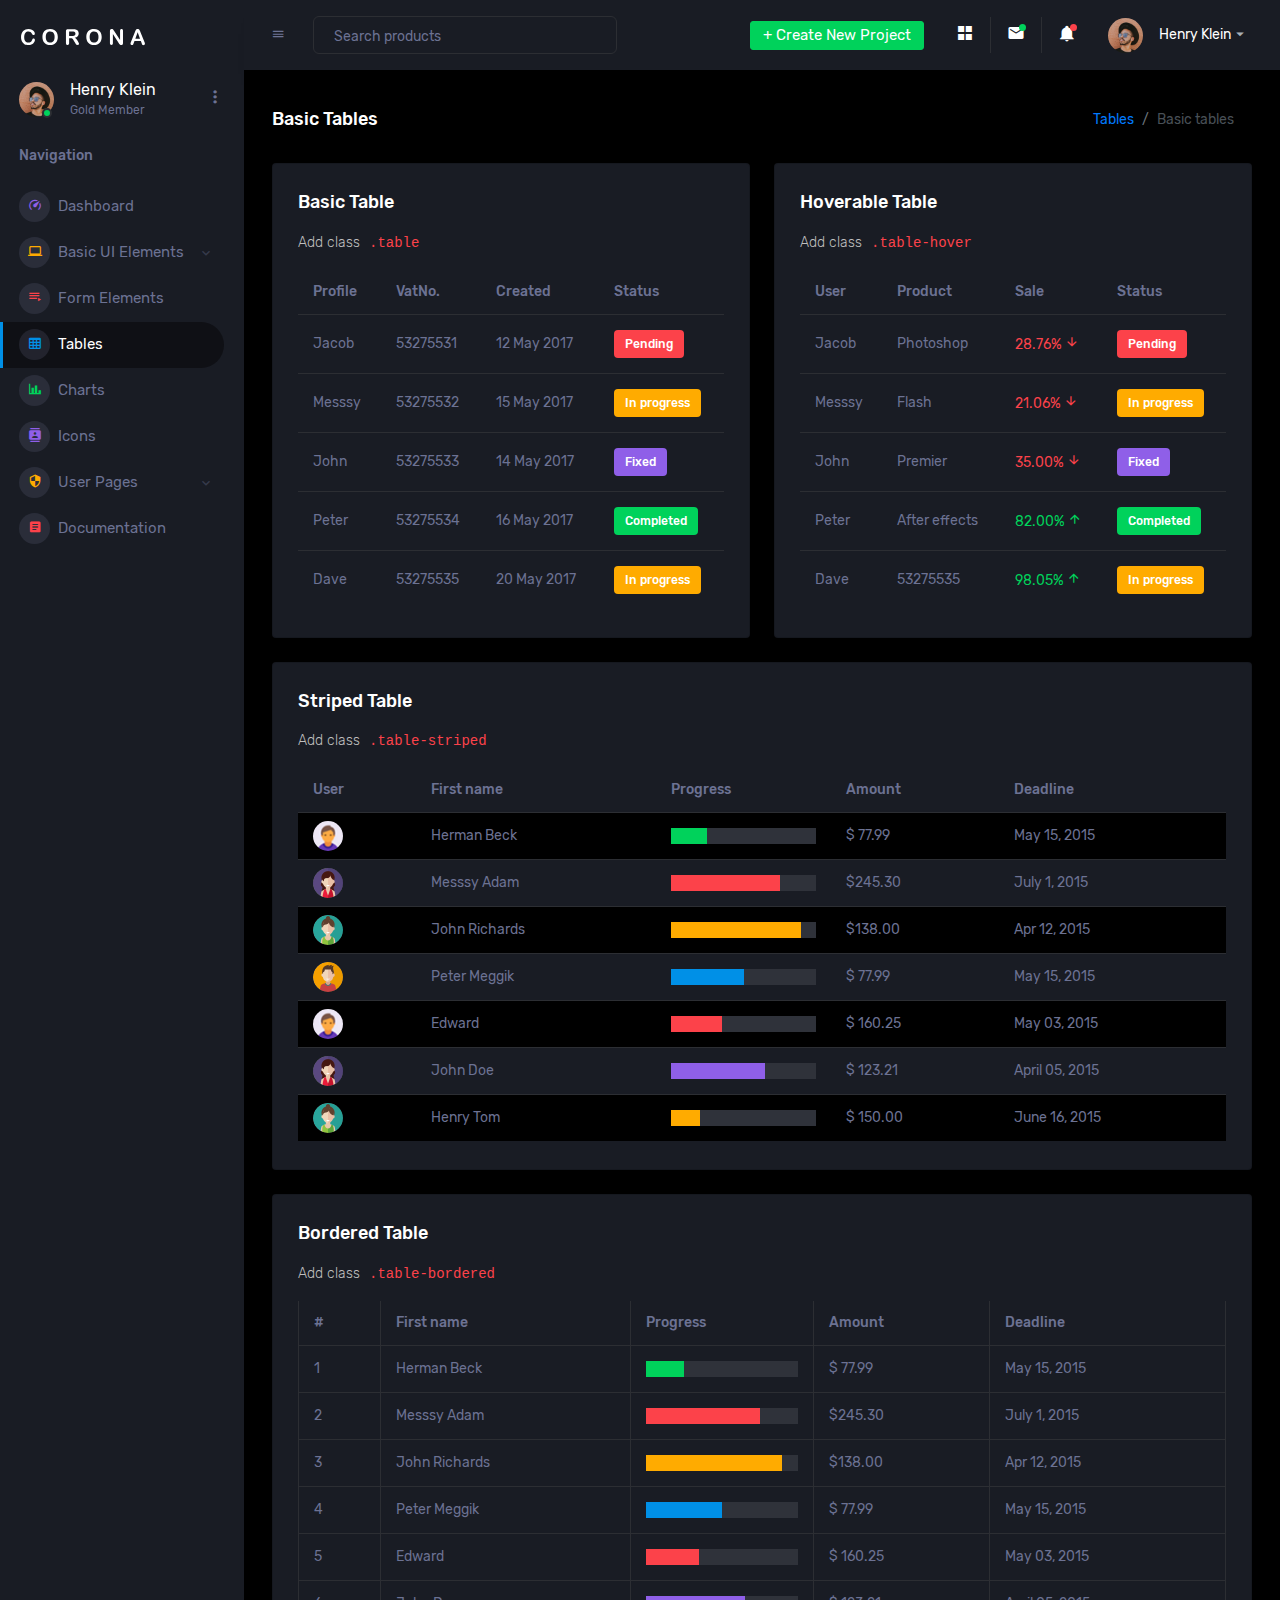
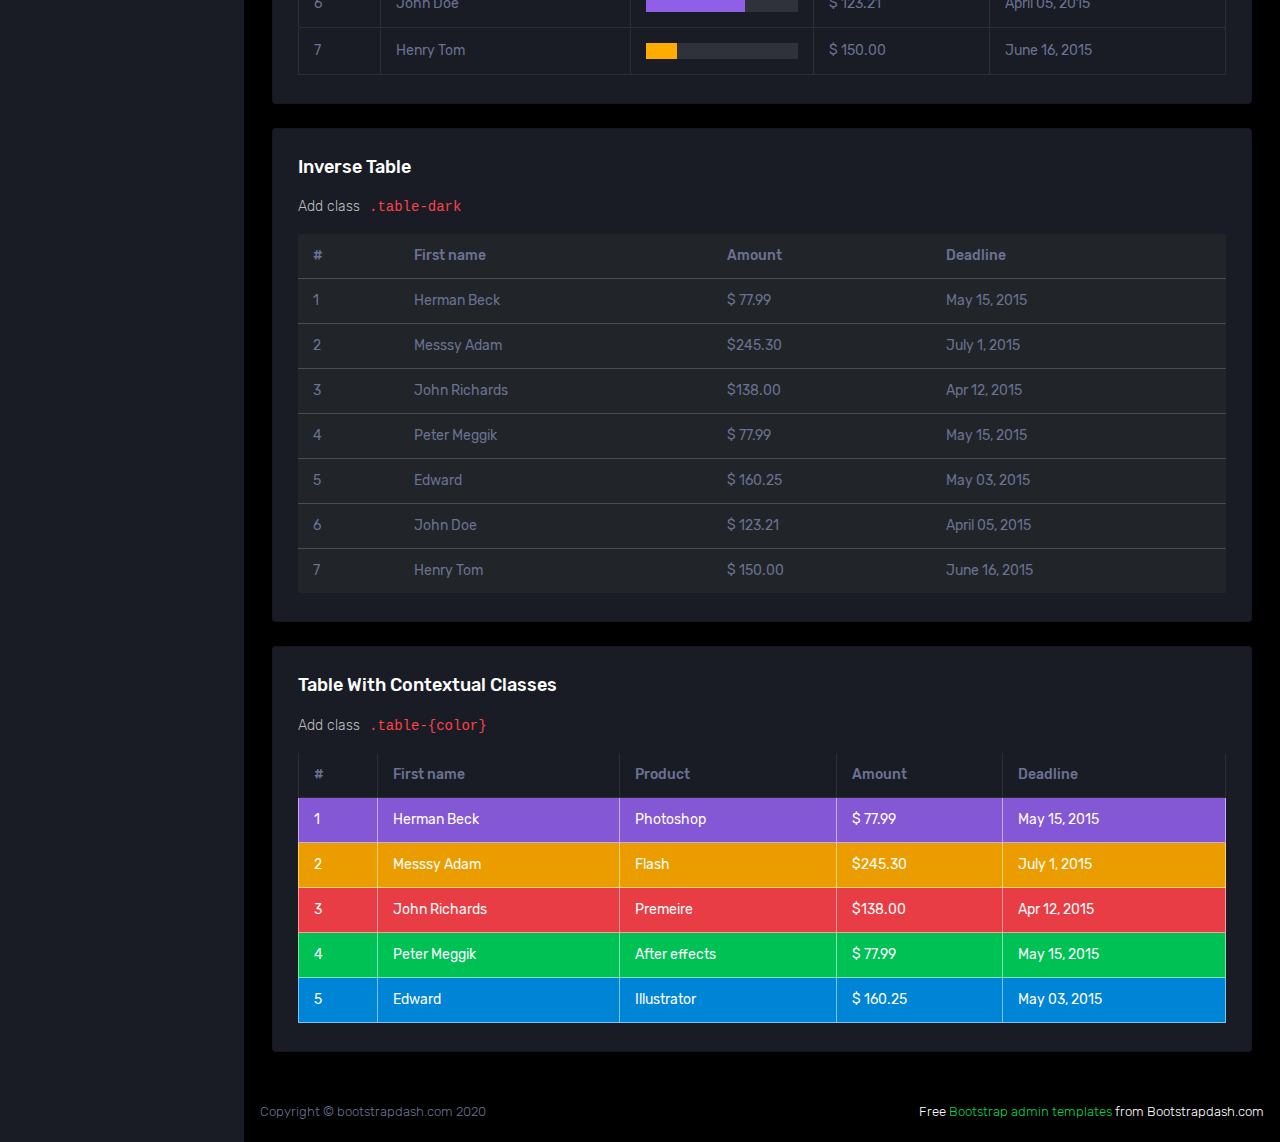
<file: centre/basic-table.html>
<!DOCTYPE html>
<html lang="en">
  <head>
    <!-- Required meta tags -->
    <meta charset="utf-8">
    <meta name="viewport" content="width=device-width, initial-scale=1, shrink-to-fit=no">
    <title>Corona Admin</title>
    <!-- plugins:css -->
    <link rel="stylesheet" href="assets/vendors/mdi/css/materialdesignicons.min.css">
    <link rel="stylesheet" href="assets/vendors/css/vendor.bundle.base.css">
    <!-- endinject -->
    <!-- Plugin css for this page -->
    <!-- End plugin css for this page -->
    <!-- inject:css -->
    <!-- endinject -->
    <!-- Layout styles -->
    <link rel="stylesheet" href="assets/css/style.css">
    <!-- End layout styles -->
    <link rel="shortcut icon" href="assets/images/favicon.png" />
  </head>
  <body>
    <div class="container-scroller">
      <!-- partial:partials/_sidebar.html -->
      <nav class="sidebar sidebar-offcanvas" id="sidebar">
        <div class="sidebar-brand-wrapper d-none d-lg-flex align-items-center justify-content-center fixed-top">
          <a class="sidebar-brand brand-logo" href="index.html"><img src="assets/images/logo.svg" alt="logo" /></a>
          <a class="sidebar-brand brand-logo-mini" href="index.html"><img src="assets/images/logo-mini.svg" alt="logo" /></a>
        </div>
        <ul class="nav">
          <li class="nav-item profile">
            <div class="profile-desc">
              <div class="profile-pic">
                <div class="count-indicator">
                  <img class="img-xs rounded-circle " src="assets/images/faces/face15.jpg" alt="">
                  <span class="count bg-success"></span>
                </div>
                <div class="profile-name">
                  <h5 class="mb-0 font-weight-normal">Henry Klein</h5>
                  <span>Gold Member</span>
                </div>
              </div>
              <a href="#" id="profile-dropdown" data-toggle="dropdown"><i class="mdi mdi-dots-vertical"></i></a>
              <div class="dropdown-menu dropdown-menu-right sidebar-dropdown preview-list" aria-labelledby="profile-dropdown">
                <a href="#" class="dropdown-item preview-item">
                  <div class="preview-thumbnail">
                    <div class="preview-icon bg-dark rounded-circle">
                      <i class="mdi mdi-settings text-primary"></i>
                    </div>
                  </div>
                  <div class="preview-item-content">
                    <p class="preview-subject ellipsis mb-1 text-small">Account settings</p>
                  </div>
                </a>
                <div class="dropdown-divider"></div>
                <a href="#" class="dropdown-item preview-item">
                  <div class="preview-thumbnail">
                    <div class="preview-icon bg-dark rounded-circle">
                      <i class="mdi mdi-onepassword  text-info"></i>
                    </div>
                  </div>
                  <div class="preview-item-content">
                    <p class="preview-subject ellipsis mb-1 text-small">Change Password</p>
                  </div>
                </a>
                <div class="dropdown-divider"></div>
                <a href="#" class="dropdown-item preview-item">
                  <div class="preview-thumbnail">
                    <div class="preview-icon bg-dark rounded-circle">
                      <i class="mdi mdi-calendar-today text-success"></i>
                    </div>
                  </div>
                  <div class="preview-item-content">
                    <p class="preview-subject ellipsis mb-1 text-small">To-do list</p>
                  </div>
                </a>
              </div>
            </div>
          </li>
          <li class="nav-item nav-category">
            <span class="nav-link">Navigation</span>
          </li>
          <li class="nav-item menu-items">
            <a class="nav-link" href="index.html">
              <span class="menu-icon">
                <i class="mdi mdi-speedometer"></i>
              </span>
              <span class="menu-title">Dashboard</span>
            </a>
          </li>
          <li class="nav-item menu-items">
            <a class="nav-link" data-toggle="collapse" href="#ui-basic" aria-expanded="false" aria-controls="ui-basic">
              <span class="menu-icon">
                <i class="mdi mdi-laptop"></i>
              </span>
              <span class="menu-title">Basic UI Elements</span>
              <i class="menu-arrow"></i>
            </a>
            <div class="collapse" id="ui-basic">
              <ul class="nav flex-column sub-menu">
                <li class="nav-item"> <a class="nav-link" href="pages/ui-features/buttons.html">Buttons</a></li>
                <li class="nav-item"> <a class="nav-link" href="pages/ui-features/dropdowns.html">Dropdowns</a></li>
                <li class="nav-item"> <a class="nav-link" href="pages/ui-features/typography.html">Typography</a></li>
              </ul>
            </div>
          </li>
          <li class="nav-item menu-items">
            <a class="nav-link" href="pages/forms/basic_elements.html">
              <span class="menu-icon">
                <i class="mdi mdi-playlist-play"></i>
              </span>
              <span class="menu-title">Form Elements</span>
            </a>
          </li>
          <li class="nav-item menu-items">
            <a class="nav-link" href="pages/tables/basic-table.html">
              <span class="menu-icon">
                <i class="mdi mdi-table-large"></i>
              </span>
              <span class="menu-title">Tables</span>
            </a>
          </li>
          <li class="nav-item menu-items">
            <a class="nav-link" href="pages/charts/chartjs.html">
              <span class="menu-icon">
                <i class="mdi mdi-chart-bar"></i>
              </span>
              <span class="menu-title">Charts</span>
            </a>
          </li>
          <li class="nav-item menu-items">
            <a class="nav-link" href="pages/icons/mdi.html">
              <span class="menu-icon">
                <i class="mdi mdi-contacts"></i>
              </span>
              <span class="menu-title">Icons</span>
            </a>
          </li>
          <li class="nav-item menu-items">
            <a class="nav-link" data-toggle="collapse" href="#auth" aria-expanded="false" aria-controls="auth">
              <span class="menu-icon">
                <i class="mdi mdi-security"></i>
              </span>
              <span class="menu-title">User Pages</span>
              <i class="menu-arrow"></i>
            </a>
            <div class="collapse" id="auth">
              <ul class="nav flex-column sub-menu">
                <li class="nav-item"> <a class="nav-link" href="pages/samples/blank-page.html"> Blank Page </a></li>
                <li class="nav-item"> <a class="nav-link" href="pages/samples/error-404.html"> 404 </a></li>
                <li class="nav-item"> <a class="nav-link" href="pages/samples/error-500.html"> 500 </a></li>
                <li class="nav-item"> <a class="nav-link" href="pages/samples/login.html"> Login </a></li>
                <li class="nav-item"> <a class="nav-link" href="pages/samples/register.html"> Register </a></li>
              </ul>
            </div>
          </li>
          <li class="nav-item menu-items">
            <a class="nav-link" href="http://www.bootstrapdash.com/demo/corona-free/jquery/documentation/documentation.html">
              <span class="menu-icon">
                <i class="mdi mdi-file-document-box"></i>
              </span>
              <span class="menu-title">Documentation</span>
            </a>
          </li>
        </ul>
      </nav>
      <!-- partial -->
      <div class="container-fluid page-body-wrapper">
        <!-- partial:partials/_navbar.html -->
        <nav class="navbar p-0 fixed-top d-flex flex-row">
          <div class="navbar-brand-wrapper d-flex d-lg-none align-items-center justify-content-center">
            <a class="navbar-brand brand-logo-mini" href="index.html"><img src="assets/images/logo-mini.svg" alt="logo" /></a>
          </div>
          <div class="navbar-menu-wrapper flex-grow d-flex align-items-stretch">
            <button class="navbar-toggler navbar-toggler align-self-center" type="button" data-toggle="minimize">
              <span class="mdi mdi-menu"></span>
            </button>
            <ul class="navbar-nav w-100">
              <li class="nav-item w-100">
                <form class="nav-link mt-2 mt-md-0 d-none d-lg-flex search">
                  <input type="text" class="form-control" placeholder="Search products">
                </form>
              </li>
            </ul>
            <ul class="navbar-nav navbar-nav-right">
              <li class="nav-item dropdown d-none d-lg-block">
                <a class="nav-link btn btn-success create-new-button" id="createbuttonDropdown" data-toggle="dropdown" aria-expanded="false" href="#">+ Create New Project</a>
                <div class="dropdown-menu dropdown-menu-right navbar-dropdown preview-list" aria-labelledby="createbuttonDropdown">
                  <h6 class="p-3 mb-0">Projects</h6>
                  <div class="dropdown-divider"></div>
                  <a class="dropdown-item preview-item">
                    <div class="preview-thumbnail">
                      <div class="preview-icon bg-dark rounded-circle">
                        <i class="mdi mdi-file-outline text-primary"></i>
                      </div>
                    </div>
                    <div class="preview-item-content">
                      <p class="preview-subject ellipsis mb-1">Software Development</p>
                    </div>
                  </a>
                  <div class="dropdown-divider"></div>
                  <a class="dropdown-item preview-item">
                    <div class="preview-thumbnail">
                      <div class="preview-icon bg-dark rounded-circle">
                        <i class="mdi mdi-web text-info"></i>
                      </div>
                    </div>
                    <div class="preview-item-content">
                      <p class="preview-subject ellipsis mb-1">UI Development</p>
                    </div>
                  </a>
                  <div class="dropdown-divider"></div>
                  <a class="dropdown-item preview-item">
                    <div class="preview-thumbnail">
                      <div class="preview-icon bg-dark rounded-circle">
                        <i class="mdi mdi-layers text-danger"></i>
                      </div>
                    </div>
                    <div class="preview-item-content">
                      <p class="preview-subject ellipsis mb-1">Software Testing</p>
                    </div>
                  </a>
                  <div class="dropdown-divider"></div>
                  <p class="p-3 mb-0 text-center">See all projects</p>
                </div>
              </li>
              <li class="nav-item nav-settings d-none d-lg-block">
                <a class="nav-link" href="#">
                  <i class="mdi mdi-view-grid"></i>
                </a>
              </li>
              <li class="nav-item dropdown border-left">
                <a class="nav-link count-indicator dropdown-toggle" id="messageDropdown" href="#" data-toggle="dropdown" aria-expanded="false">
                  <i class="mdi mdi-email"></i>
                  <span class="count bg-success"></span>
                </a>
                <div class="dropdown-menu dropdown-menu-right navbar-dropdown preview-list" aria-labelledby="messageDropdown">
                  <h6 class="p-3 mb-0">Messages</h6>
                  <div class="dropdown-divider"></div>
                  <a class="dropdown-item preview-item">
                    <div class="preview-thumbnail">
                      <img src="assets/images/faces/face4.jpg" alt="image" class="rounded-circle profile-pic">
                    </div>
                    <div class="preview-item-content">
                      <p class="preview-subject ellipsis mb-1">Mark send you a message</p>
                      <p class="text-muted mb-0"> 1 Minutes ago </p>
                    </div>
                  </a>
                  <div class="dropdown-divider"></div>
                  <a class="dropdown-item preview-item">
                    <div class="preview-thumbnail">
                      <img src="assets/images/faces/face2.jpg" alt="image" class="rounded-circle profile-pic">
                    </div>
                    <div class="preview-item-content">
                      <p class="preview-subject ellipsis mb-1">Cregh send you a message</p>
                      <p class="text-muted mb-0"> 15 Minutes ago </p>
                    </div>
                  </a>
                  <div class="dropdown-divider"></div>
                  <a class="dropdown-item preview-item">
                    <div class="preview-thumbnail">
                      <img src="assets/images/faces/face3.jpg" alt="image" class="rounded-circle profile-pic">
                    </div>
                    <div class="preview-item-content">
                      <p class="preview-subject ellipsis mb-1">Profile picture updated</p>
                      <p class="text-muted mb-0"> 18 Minutes ago </p>
                    </div>
                  </a>
                  <div class="dropdown-divider"></div>
                  <p class="p-3 mb-0 text-center">4 new messages</p>
                </div>
              </li>
              <li class="nav-item dropdown border-left">
                <a class="nav-link count-indicator dropdown-toggle" id="notificationDropdown" href="#" data-toggle="dropdown">
                  <i class="mdi mdi-bell"></i>
                  <span class="count bg-danger"></span>
                </a>
                <div class="dropdown-menu dropdown-menu-right navbar-dropdown preview-list" aria-labelledby="notificationDropdown">
                  <h6 class="p-3 mb-0">Notifications</h6>
                  <div class="dropdown-divider"></div>
                  <a class="dropdown-item preview-item">
                    <div class="preview-thumbnail">
                      <div class="preview-icon bg-dark rounded-circle">
                        <i class="mdi mdi-calendar text-success"></i>
                      </div>
                    </div>
                    <div class="preview-item-content">
                      <p class="preview-subject mb-1">Event today</p>
                      <p class="text-muted ellipsis mb-0"> Just a reminder that you have an event today </p>
                    </div>
                  </a>
                  <div class="dropdown-divider"></div>
                  <a class="dropdown-item preview-item">
                    <div class="preview-thumbnail">
                      <div class="preview-icon bg-dark rounded-circle">
                        <i class="mdi mdi-settings text-danger"></i>
                      </div>
                    </div>
                    <div class="preview-item-content">
                      <p class="preview-subject mb-1">Settings</p>
                      <p class="text-muted ellipsis mb-0"> Update dashboard </p>
                    </div>
                  </a>
                  <div class="dropdown-divider"></div>
                  <a class="dropdown-item preview-item">
                    <div class="preview-thumbnail">
                      <div class="preview-icon bg-dark rounded-circle">
                        <i class="mdi mdi-link-variant text-warning"></i>
                      </div>
                    </div>
                    <div class="preview-item-content">
                      <p class="preview-subject mb-1">Launch Admin</p>
                      <p class="text-muted ellipsis mb-0"> New admin wow! </p>
                    </div>
                  </a>
                  <div class="dropdown-divider"></div>
                  <p class="p-3 mb-0 text-center">See all notifications</p>
                </div>
              </li>
              <li class="nav-item dropdown">
                <a class="nav-link" id="profileDropdown" href="#" data-toggle="dropdown">
                  <div class="navbar-profile">
                    <img class="img-xs rounded-circle" src="assets/images/faces/face15.jpg" alt="">
                    <p class="mb-0 d-none d-sm-block navbar-profile-name">Henry Klein</p>
                    <i class="mdi mdi-menu-down d-none d-sm-block"></i>
                  </div>
                </a>
                <div class="dropdown-menu dropdown-menu-right navbar-dropdown preview-list" aria-labelledby="profileDropdown">
                  <h6 class="p-3 mb-0">Profile</h6>
                  <div class="dropdown-divider"></div>
                  <a class="dropdown-item preview-item">
                    <div class="preview-thumbnail">
                      <div class="preview-icon bg-dark rounded-circle">
                        <i class="mdi mdi-settings text-success"></i>
                      </div>
                    </div>
                    <div class="preview-item-content">
                      <p class="preview-subject mb-1">Settings</p>
                    </div>
                  </a>
                  <div class="dropdown-divider"></div>
                  <a class="dropdown-item preview-item">
                    <div class="preview-thumbnail">
                      <div class="preview-icon bg-dark rounded-circle">
                        <i class="mdi mdi-logout text-danger"></i>
                      </div>
                    </div>
                    <div class="preview-item-content">
                      <p class="preview-subject mb-1">Log out</p>
                    </div>
                  </a>
                  <div class="dropdown-divider"></div>
                  <p class="p-3 mb-0 text-center">Advanced settings</p>
                </div>
              </li>
            </ul>
            <button class="navbar-toggler navbar-toggler-right d-lg-none align-self-center" type="button" data-toggle="offcanvas">
              <span class="mdi mdi-format-line-spacing"></span>
            </button>
          </div>
        </nav>
        <!-- partial -->
        <div class="main-panel">
          <div class="content-wrapper">
            <div class="page-header">
              <h3 class="page-title"> Basic Tables </h3>
              <nav aria-label="breadcrumb">
                <ol class="breadcrumb">
                  <li class="breadcrumb-item"><a href="#">Tables</a></li>
                  <li class="breadcrumb-item active" aria-current="page">Basic tables</li>
                </ol>
              </nav>
            </div>
            <div class="row">
              <div class="col-lg-6 grid-margin stretch-card">
                <div class="card">
                  <div class="card-body">
                    <h4 class="card-title">Basic Table</h4>
                    <p class="card-description"> Add class <code>.table</code>
                    </p>
                    <div class="table-responsive">
                      <table class="table">
                        <thead>
                          <tr>
                            <th>Profile</th>
                            <th>VatNo.</th>
                            <th>Created</th>
                            <th>Status</th>
                          </tr>
                        </thead>
                        <tbody>
                          <tr>
                            <td>Jacob</td>
                            <td>53275531</td>
                            <td>12 May 2017</td>
                            <td><label class="badge badge-danger">Pending</label></td>
                          </tr>
                          <tr>
                            <td>Messsy</td>
                            <td>53275532</td>
                            <td>15 May 2017</td>
                            <td><label class="badge badge-warning">In progress</label></td>
                          </tr>
                          <tr>
                            <td>John</td>
                            <td>53275533</td>
                            <td>14 May 2017</td>
                            <td><label class="badge badge-info">Fixed</label></td>
                          </tr>
                          <tr>
                            <td>Peter</td>
                            <td>53275534</td>
                            <td>16 May 2017</td>
                            <td><label class="badge badge-success">Completed</label></td>
                          </tr>
                          <tr>
                            <td>Dave</td>
                            <td>53275535</td>
                            <td>20 May 2017</td>
                            <td><label class="badge badge-warning">In progress</label></td>
                          </tr>
                        </tbody>
                      </table>
                    </div>
                  </div>
                </div>
              </div>
              <div class="col-lg-6 grid-margin stretch-card">
                <div class="card">
                  <div class="card-body">
                    <h4 class="card-title">Hoverable Table</h4>
                    <p class="card-description"> Add class <code>.table-hover</code>
                    </p>
                    <div class="table-responsive">
                      <table class="table table-hover">
                        <thead>
                          <tr>
                            <th>User</th>
                            <th>Product</th>
                            <th>Sale</th>
                            <th>Status</th>
                          </tr>
                        </thead>
                        <tbody>
                          <tr>
                            <td>Jacob</td>
                            <td>Photoshop</td>
                            <td class="text-danger"> 28.76% <i class="mdi mdi-arrow-down"></i></td>
                            <td><label class="badge badge-danger">Pending</label></td>
                          </tr>
                          <tr>
                            <td>Messsy</td>
                            <td>Flash</td>
                            <td class="text-danger"> 21.06% <i class="mdi mdi-arrow-down"></i></td>
                            <td><label class="badge badge-warning">In progress</label></td>
                          </tr>
                          <tr>
                            <td>John</td>
                            <td>Premier</td>
                            <td class="text-danger"> 35.00% <i class="mdi mdi-arrow-down"></i></td>
                            <td><label class="badge badge-info">Fixed</label></td>
                          </tr>
                          <tr>
                            <td>Peter</td>
                            <td>After effects</td>
                            <td class="text-success"> 82.00% <i class="mdi mdi-arrow-up"></i></td>
                            <td><label class="badge badge-success">Completed</label></td>
                          </tr>
                          <tr>
                            <td>Dave</td>
                            <td>53275535</td>
                            <td class="text-success"> 98.05% <i class="mdi mdi-arrow-up"></i></td>
                            <td><label class="badge badge-warning">In progress</label></td>
                          </tr>
                        </tbody>
                      </table>
                    </div>
                  </div>
                </div>
              </div>
              <div class="col-lg-12 grid-margin stretch-card">
                <div class="card">
                  <div class="card-body">
                    <h4 class="card-title">Striped Table</h4>
                    <p class="card-description"> Add class <code>.table-striped</code>
                    </p>
                    <div class="table-responsive">
                      <table class="table table-striped">
                        <thead>
                          <tr>
                            <th> User </th>
                            <th> First name </th>
                            <th> Progress </th>
                            <th> Amount </th>
                            <th> Deadline </th>
                          </tr>
                        </thead>
                        <tbody>
                          <tr>
                            <td class="py-1">
                              <img src="assets/images/faces-clipart/pic-1.png" alt="image" />
                            </td>
                            <td> Herman Beck </td>
                            <td>
                              <div class="progress">
                                <div class="progress-bar bg-success" role="progressbar" style="width: 25%" aria-valuenow="25" aria-valuemin="0" aria-valuemax="100"></div>
                              </div>
                            </td>
                            <td> $ 77.99 </td>
                            <td> May 15, 2015 </td>
                          </tr>
                          <tr>
                            <td class="py-1">
                              <img src="assets/images/faces-clipart/pic-2.png" alt="image" />
                            </td>
                            <td> Messsy Adam </td>
                            <td>
                              <div class="progress">
                                <div class="progress-bar bg-danger" role="progressbar" style="width: 75%" aria-valuenow="75" aria-valuemin="0" aria-valuemax="100"></div>
                              </div>
                            </td>
                            <td> $245.30 </td>
                            <td> July 1, 2015 </td>
                          </tr>
                          <tr>
                            <td class="py-1">
                              <img src="assets/images/faces-clipart/pic-3.png" alt="image" />
                            </td>
                            <td> John Richards </td>
                            <td>
                              <div class="progress">
                                <div class="progress-bar bg-warning" role="progressbar" style="width: 90%" aria-valuenow="90" aria-valuemin="0" aria-valuemax="100"></div>
                              </div>
                            </td>
                            <td> $138.00 </td>
                            <td> Apr 12, 2015 </td>
                          </tr>
                          <tr>
                            <td class="py-1">
                              <img src="assets/images/faces-clipart/pic-4.png" alt="image" />
                            </td>
                            <td> Peter Meggik </td>
                            <td>
                              <div class="progress">
                                <div class="progress-bar bg-primary" role="progressbar" style="width: 50%" aria-valuenow="50" aria-valuemin="0" aria-valuemax="100"></div>
                              </div>
                            </td>
                            <td> $ 77.99 </td>
                            <td> May 15, 2015 </td>
                          </tr>
                          <tr>
                            <td class="py-1">
                              <img src="assets/images/faces-clipart/pic-1.png" alt="image" />
                            </td>
                            <td> Edward </td>
                            <td>
                              <div class="progress">
                                <div class="progress-bar bg-danger" role="progressbar" style="width: 35%" aria-valuenow="35" aria-valuemin="0" aria-valuemax="100"></div>
                              </div>
                            </td>
                            <td> $ 160.25 </td>
                            <td> May 03, 2015 </td>
                          </tr>
                          <tr>
                            <td class="py-1">
                              <img src="assets/images/faces-clipart/pic-2.png" alt="image" />
                            </td>
                            <td> John Doe </td>
                            <td>
                              <div class="progress">
                                <div class="progress-bar bg-info" role="progressbar" style="width: 65%" aria-valuenow="65" aria-valuemin="0" aria-valuemax="100"></div>
                              </div>
                            </td>
                            <td> $ 123.21 </td>
                            <td> April 05, 2015 </td>
                          </tr>
                          <tr>
                            <td class="py-1">
                              <img src="assets/images/faces-clipart/pic-3.png" alt="image" />
                            </td>
                            <td> Henry Tom </td>
                            <td>
                              <div class="progress">
                                <div class="progress-bar bg-warning" role="progressbar" style="width: 20%" aria-valuenow="20" aria-valuemin="0" aria-valuemax="100"></div>
                              </div>
                            </td>
                            <td> $ 150.00 </td>
                            <td> June 16, 2015 </td>
                          </tr>
                        </tbody>
                      </table>
                    </div>
                  </div>
                </div>
              </div>
              <div class="col-lg-12 grid-margin stretch-card">
                <div class="card">
                  <div class="card-body">
                    <h4 class="card-title">Bordered table</h4>
                    <p class="card-description"> Add class <code>.table-bordered</code>
                    </p>
                    <div class="table-responsive">
                      <table class="table table-bordered">
                        <thead>
                          <tr>
                            <th> # </th>
                            <th> First name </th>
                            <th> Progress </th>
                            <th> Amount </th>
                            <th> Deadline </th>
                          </tr>
                        </thead>
                        <tbody>
                          <tr>
                            <td> 1 </td>
                            <td> Herman Beck </td>
                            <td>
                              <div class="progress">
                                <div class="progress-bar bg-success" role="progressbar" style="width: 25%" aria-valuenow="25" aria-valuemin="0" aria-valuemax="100"></div>
                              </div>
                            </td>
                            <td> $ 77.99 </td>
                            <td> May 15, 2015 </td>
                          </tr>
                          <tr>
                            <td> 2 </td>
                            <td> Messsy Adam </td>
                            <td>
                              <div class="progress">
                                <div class="progress-bar bg-danger" role="progressbar" style="width: 75%" aria-valuenow="75" aria-valuemin="0" aria-valuemax="100"></div>
                              </div>
                            </td>
                            <td> $245.30 </td>
                            <td> July 1, 2015 </td>
                          </tr>
                          <tr>
                            <td> 3 </td>
                            <td> John Richards </td>
                            <td>
                              <div class="progress">
                                <div class="progress-bar bg-warning" role="progressbar" style="width: 90%" aria-valuenow="90" aria-valuemin="0" aria-valuemax="100"></div>
                              </div>
                            </td>
                            <td> $138.00 </td>
                            <td> Apr 12, 2015 </td>
                          </tr>
                          <tr>
                            <td> 4 </td>
                            <td> Peter Meggik </td>
                            <td>
                              <div class="progress">
                                <div class="progress-bar bg-primary" role="progressbar" style="width: 50%" aria-valuenow="50" aria-valuemin="0" aria-valuemax="100"></div>
                              </div>
                            </td>
                            <td> $ 77.99 </td>
                            <td> May 15, 2015 </td>
                          </tr>
                          <tr>
                            <td> 5 </td>
                            <td> Edward </td>
                            <td>
                              <div class="progress">
                                <div class="progress-bar bg-danger" role="progressbar" style="width: 35%" aria-valuenow="35" aria-valuemin="0" aria-valuemax="100"></div>
                              </div>
                            </td>
                            <td> $ 160.25 </td>
                            <td> May 03, 2015 </td>
                          </tr>
                          <tr>
                            <td> 6 </td>
                            <td> John Doe </td>
                            <td>
                              <div class="progress">
                                <div class="progress-bar bg-info" role="progressbar" style="width: 65%" aria-valuenow="65" aria-valuemin="0" aria-valuemax="100"></div>
                              </div>
                            </td>
                            <td> $ 123.21 </td>
                            <td> April 05, 2015 </td>
                          </tr>
                          <tr>
                            <td> 7 </td>
                            <td> Henry Tom </td>
                            <td>
                              <div class="progress">
                                <div class="progress-bar bg-warning" role="progressbar" style="width: 20%" aria-valuenow="20" aria-valuemin="0" aria-valuemax="100"></div>
                              </div>
                            </td>
                            <td> $ 150.00 </td>
                            <td> June 16, 2015 </td>
                          </tr>
                        </tbody>
                      </table>
                    </div>
                  </div>
                </div>
              </div>
              <div class="col-lg-12 grid-margin stretch-card">
                <div class="card">
                  <div class="card-body">
                    <h4 class="card-title">Inverse table</h4>
                    <p class="card-description"> Add class <code>.table-dark</code>
                    </p>
                    <div class="table-responsive">
                      <table class="table table-dark">
                        <thead>
                          <tr>
                            <th> # </th>
                            <th> First name </th>
                            <th> Amount </th>
                            <th> Deadline </th>
                          </tr>
                        </thead>
                        <tbody>
                          <tr>
                            <td> 1 </td>
                            <td> Herman Beck </td>
                            <td> $ 77.99 </td>
                            <td> May 15, 2015 </td>
                          </tr>
                          <tr>
                            <td> 2 </td>
                            <td> Messsy Adam </td>
                            <td> $245.30 </td>
                            <td> July 1, 2015 </td>
                          </tr>
                          <tr>
                            <td> 3 </td>
                            <td> John Richards </td>
                            <td> $138.00 </td>
                            <td> Apr 12, 2015 </td>
                          </tr>
                          <tr>
                            <td> 4 </td>
                            <td> Peter Meggik </td>
                            <td> $ 77.99 </td>
                            <td> May 15, 2015 </td>
                          </tr>
                          <tr>
                            <td> 5 </td>
                            <td> Edward </td>
                            <td> $ 160.25 </td>
                            <td> May 03, 2015 </td>
                          </tr>
                          <tr>
                            <td> 6 </td>
                            <td> John Doe </td>
                            <td> $ 123.21 </td>
                            <td> April 05, 2015 </td>
                          </tr>
                          <tr>
                            <td> 7 </td>
                            <td> Henry Tom </td>
                            <td> $ 150.00 </td>
                            <td> June 16, 2015 </td>
                          </tr>
                        </tbody>
                      </table>
                    </div>
                  </div>
                </div>
              </div>
              <div class="col-lg-12 stretch-card">
                <div class="card">
                  <div class="card-body">
                    <h4 class="card-title">Table with contextual classes</h4>
                    <p class="card-description"> Add class <code>.table-{color}</code>
                    </p>
                    <div class="table-responsive">
                      <table class="table table-bordered table-contextual">
                        <thead>
                          <tr>
                            <th> # </th>
                            <th> First name </th>
                            <th> Product </th>
                            <th> Amount </th>
                            <th> Deadline </th>
                          </tr>
                        </thead>
                        <tbody>
                          <tr class="table-info">
                            <td> 1 </td>
                            <td> Herman Beck </td>
                            <td> Photoshop </td>
                            <td> $ 77.99 </td>
                            <td> May 15, 2015 </td>
                          </tr>
                          <tr class="table-warning">
                            <td> 2 </td>
                            <td> Messsy Adam </td>
                            <td> Flash </td>
                            <td> $245.30 </td>
                            <td> July 1, 2015 </td>
                          </tr>
                          <tr class="table-danger">
                            <td> 3 </td>
                            <td> John Richards </td>
                            <td> Premeire </td>
                            <td> $138.00 </td>
                            <td> Apr 12, 2015 </td>
                          </tr>
                          <tr class="table-success">
                            <td> 4 </td>
                            <td> Peter Meggik </td>
                            <td> After effects </td>
                            <td> $ 77.99 </td>
                            <td> May 15, 2015 </td>
                          </tr>
                          <tr class="table-primary">
                            <td> 5 </td>
                            <td> Edward </td>
                            <td> Illustrator </td>
                            <td> $ 160.25 </td>
                            <td> May 03, 2015 </td>
                          </tr>
                        </tbody>
                      </table>
                    </div>
                  </div>
                </div>
              </div>
            </div>
          </div>
          <!-- content-wrapper ends -->
          <!-- partial:partials/_footer.html -->
          <footer class="footer">
            <div class="d-sm-flex justify-content-center justify-content-sm-between">
              <span class="text-muted d-block text-center text-sm-left d-sm-inline-block">Copyright © bootstrapdash.com 2020</span>
              <span class="float-none float-sm-right d-block mt-1 mt-sm-0 text-center"> Free <a href="https://www.bootstrapdash.com/bootstrap-admin-template/" target="_blank">Bootstrap admin templates</a> from Bootstrapdash.com</span>
            </div>
          </footer>
          <!-- partial -->
        </div>
        <!-- main-panel ends -->
      </div>
      <!-- page-body-wrapper ends -->
    </div>
    <!-- container-scroller -->
    <!-- plugins:js -->
    <script src="assets/vendors/js/vendor.bundle.base.js"></script>
    <!-- endinject -->
    <!-- Plugin js for this page -->
    <!-- End plugin js for this page -->
    <!-- inject:js -->
    <script src="assets/js/off-canvas.js"></script>
    <script src="assets/js/hoverable-collapse.js"></script>
    <script src="assets/js/misc.js"></script>
    <script src="assets/js/settings.js"></script>
    <script src="assets/js/todolist.js"></script>
    <!-- endinject -->
    <!-- Custom js for this page -->
    <!-- End custom js for this page -->
  </body>
</html>
</file>
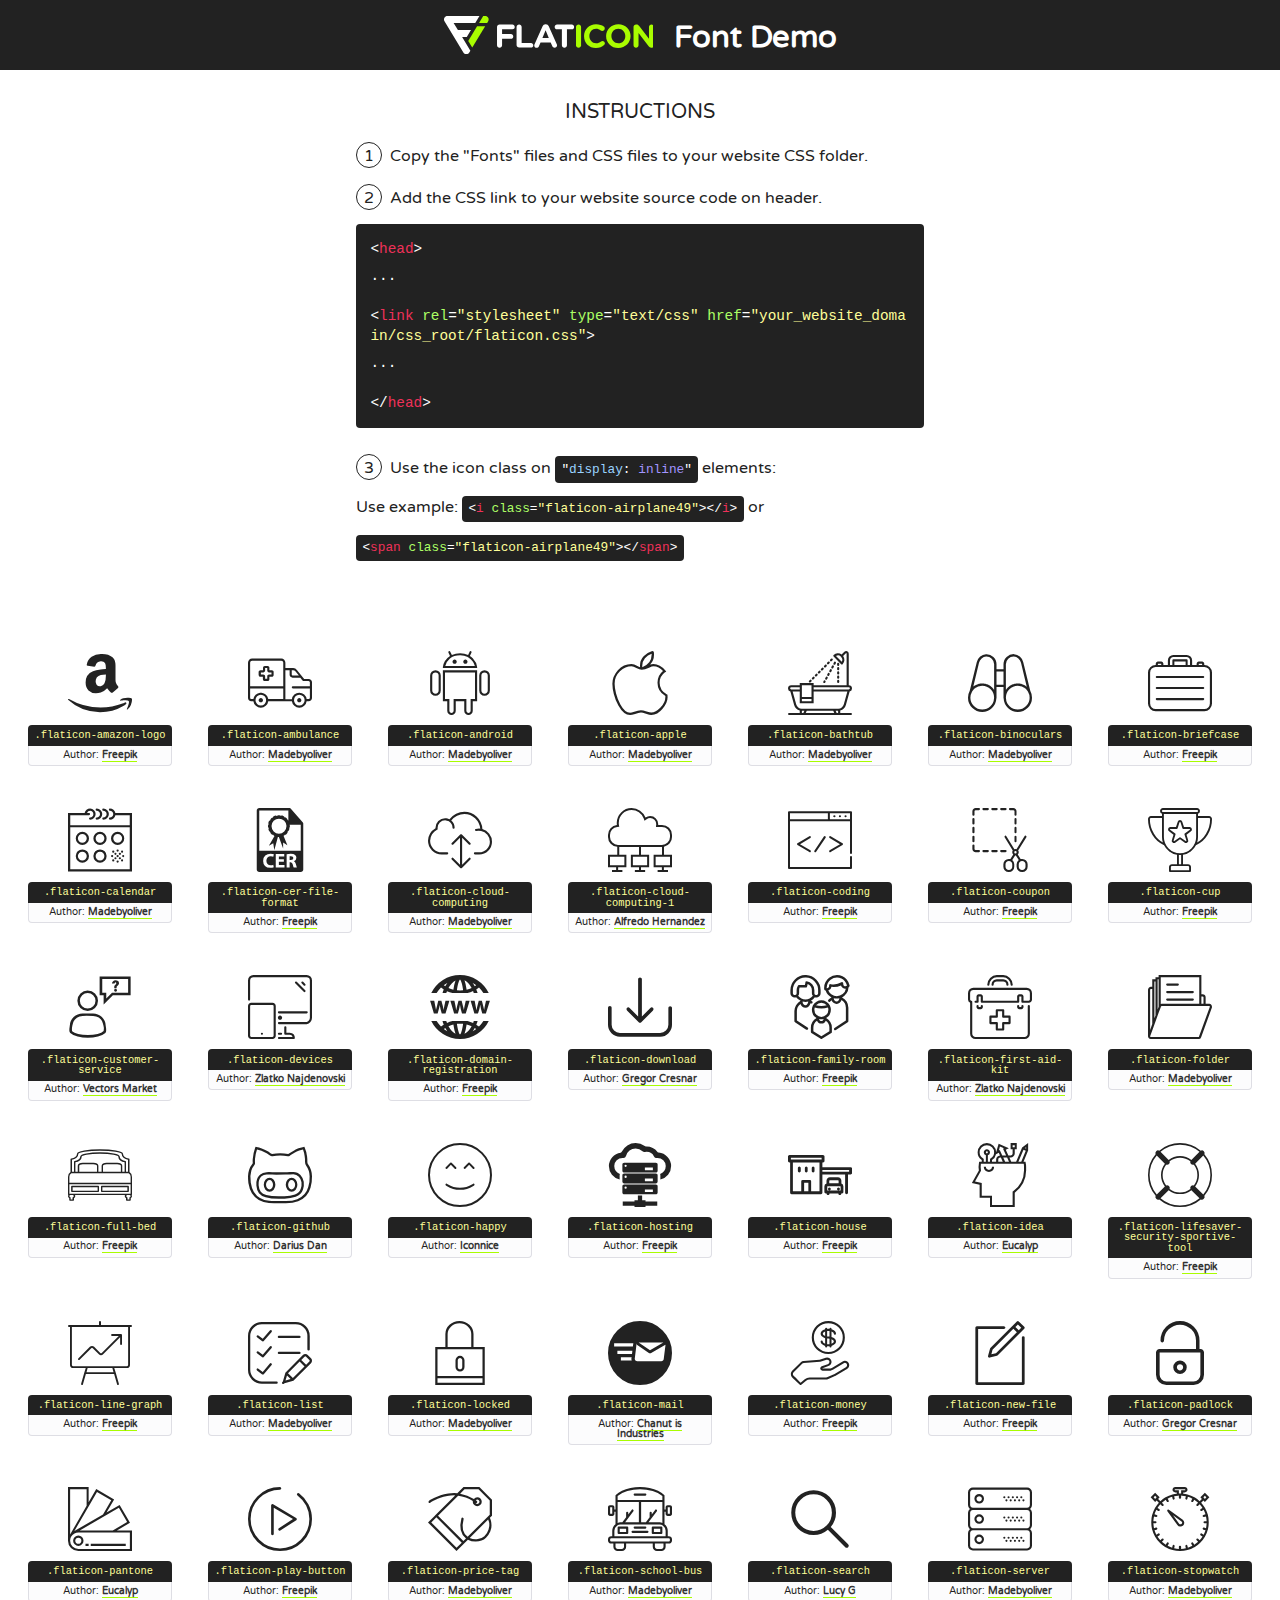
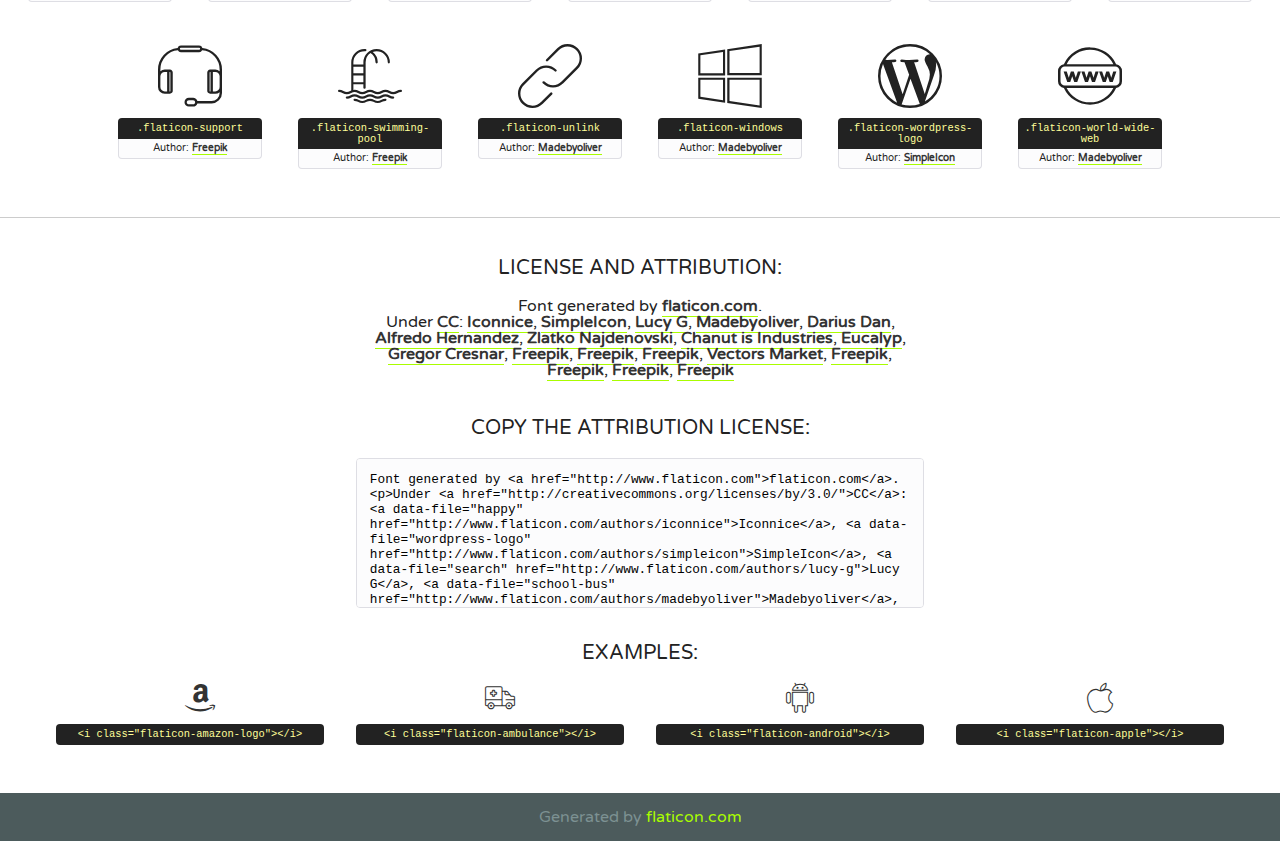
<file: admin/fonts/flaticon.html>
<!DOCTYPE html>
<!--
  Flaticon icon font: Flaticon
  Creation date: 26/09/2016 00:56
-->
<html>
<!DOCTYPE html>
<html>

<head>
    <title>Flaticon WebFont</title>
    <link href="http://fonts.googleapis.com/css?family=Varela+Round" rel="stylesheet" type="text/css" />
    <link rel="stylesheet" type="text/css" href="flaticon.css">
    <meta charset="UTF-8">
    <style>
    html, body, div, span, applet, object, iframe,
    h1, h2, h3, h4, h5, h6, p, blockquote, pre,
    a, abbr, acronym, address, big, cite, code,
    del, dfn, em, img, ins, kbd, q, s, samp,
    small, strike, strong, sub, sup, tt, var,
    b, u, i, center,
    dl, dt, dd, ol, ul, li,
    fieldset, form, label, legend,
    table, caption, tbody, tfoot, thead, tr, th, td,
    article, aside, canvas, details, embed, 
    figure, figcaption, footer, header, hgroup, 
    menu, nav, output, ruby, section, summary,
    time, mark, audio, video {
        margin: 0;
        padding: 0;
        border: 0;
        font-size: 100%;
        font: inherit;
        vertical-align: baseline;
    }
    /* HTML5 display-role reset for older browsers */
    article, aside, details, figcaption, figure, 
    footer, header, hgroup, menu, nav, section {
        display: block;
    }
    body {
        line-height: 1;
    }
    ol, ul {
        list-style: none;
    }
    blockquote, q {
        quotes: none;
    }
    blockquote:before, blockquote:after,
    q:before, q:after {
        content: '';
        content: none;
    }
    table {
        border-collapse: collapse;
        border-spacing: 0;
    }
    body {
        font-family: 'Varela Round', Helvetica, Arial, sans-serif;
        font-size: 16px;
        color: #222;
    }
    a {
        color: #333;
        border-bottom: 1px solid #a9fd00;
        font-weight: bold;
        text-decoration: none;
    }
    * {
        -moz-box-sizing: border-box;
        -webkit-box-sizing: border-box;
        box-sizing: border-box;
        margin: 0;
        padding: 0;
    }
    [class^="flaticon-"]:before, [class*=" flaticon-"]:before, [class^="flaticon-"]:after, [class*=" flaticon-"]:after {
        font-family: Flaticon;
        font-size: 30px;
        font-style: normal;
        margin-left: 20px;
        color: #333;
    }
    .wrapper {
        max-width: 600px;
        margin: auto;
        padding: 0 1em;
    }
    .title {
        font-size: 1.25em;
        text-align: center;
        margin-bottom: 1em;
        text-transform: uppercase;
    }
    header {
        text-align: center;
        background-color: #222;
        color: #fff;
        padding: 1em;
    }
    header .logo {
        width: 210px;
        height: 38px;
        display: inline-block;
        vertical-align: middle;
        margin-right: 1em;
        border: none;
    }
    header strong {
        font-size: 1.95em;
        font-weight: bold;
        vertical-align: middle;
        margin-top: 5px;
        display: inline-block;
    }
    .demo {
        margin: 2em auto;
        line-height: 1.25em;
    }
    .demo ul li {
        margin-bottom: 1em;
    }
    .demo ul li .num {
        color: #222;
        border-radius: 20px;
        display: inline-block;
        width: 26px;
        padding: 3px;
        height: 26px;
        text-align: center;
        margin-right: 0.5em;
        border: 1px solid #222;
    }
    .demo ul li code {
        background-color: #222;
        border-radius: 4px;
        padding: 0.25em 0.5em;
        display: inline-block;
        color: #fff;
        font-family: Consolas,Monaco,Lucida Console,Liberation Mono,DejaVu Sans Mono,Bitstream Vera Sans Mono,Courier New, monospace;
        font-weight: lighter;
        margin-top: 1em;
        font-size: 0.8em;
        word-break: break-all;
    }
    .demo ul li code.big {
        padding: 1em;
        font-size: 0.9em;
    }
    .demo ul li code .red {
        color: #EF3159;
    }
    .demo ul li code .green {
        color: #ACFF65;
    }
    .demo ul li code .yellow {
        color: #FFFF99;
    }
    .demo ul li code .blue {
        color: #99D3FF;
    }
    .demo ul li code .purple {
        color: #A295FF;
    }
    .demo ul li code .dots {
        margin-top: 0.5em;
        display: block;
    }
    #glyphs {
        border-bottom: 1px solid #ccc;
        padding: 2em 0;
        text-align: center;
    }
    .glyph {
        display: inline-block;
        width: 9em;
        margin: 1em;
        text-align: center;
        vertical-align: top;
        background: #FFF;
    }
    .glyph .glyph-icon {
        padding: 10px;
        display: block;
        font-family:"Flaticon";
        font-size: 64px;
        line-height: 1;
    }
    .glyph .glyph-icon:before {
        font-size: 64px;
        color: #222;
        margin-left: 0;
    }
    .class-name {
        font-size: 0.65em;
        background-color: #222;
        color: #fff;
        border-radius: 4px 4px 0 0;
        padding: 0.5em;
        color: #FFFF99;
        font-family: Consolas,Monaco,Lucida Console,Liberation Mono,DejaVu Sans Mono,Bitstream Vera Sans Mono,Courier New, monospace;
    }
    .author-name {
        font-size: 0.6em;
        background-color: #fcfcfd;
        border: 1px solid #DEDEE4;
        border-top: 0;
        border-radius: 0 0 4px 4px;
        padding: 0.5em;
    }
    .class-name:last-child {
        font-size: 10px;
        color:#888;
    }
    .class-name:last-child a {
        font-size: 10px;
        color:#555;
    }
    .class-name:last-child a:hover {
        color:#a9fd00;
    }
    .glyph > input {
        display: block;
        width: 100px;
        margin: 5px auto;
        text-align: center;
        font-size: 12px;
        cursor: text;
    }
    .glyph > input.icon-input {
        font-family:"Flaticon";
        font-size: 16px;
        margin-bottom: 10px;
    }
    .attribution .title {
        margin-top: 2em;
    }
    .attribution textarea {
        background-color: #fcfcfd;
        padding: 1em;
        border: none;
        box-shadow: none;
        border: 1px solid #DEDEE4;
        border-radius: 4px;
        resize: none;
        width: 100%;
        height: 150px;
        font-size: 0.8em;
        font-family: Consolas,Monaco,Lucida Console,Liberation Mono,DejaVu Sans Mono,Bitstream Vera Sans Mono,Courier New, monospace;
        -webkit-appearance: none;
    }
    .iconsuse {
        margin: 2em auto;
        text-align: center;
        max-width: 1200px;
    }
    .iconsuse:after {
        content: '';
        display: table;
        clear: both;
    }
    .iconsuse .image {
        float: left;
        width: 25%;
        padding: 0 1em;
    }
    .iconsuse .image p {
        margin-bottom: 1em;
    }
    .iconsuse .image span {
        display: block;
        font-size: 0.65em;
        background-color: #222;
        color: #fff;
        border-radius: 4px;
        padding: 0.5em;
        color: #FFFF99;
        margin-top: 1em;
        font-family: Consolas,Monaco,Lucida Console,Liberation Mono,DejaVu Sans Mono,Bitstream Vera Sans Mono,Courier New, monospace;
    }
    #footer {
        text-align: center;
        background-color: #4C5B5C;
        color: #7c9192;
        padding: 1em;
    }
    #footer a {
        border: none;
        color: #a9fd00;
        font-weight: normal;
    }
    @media (max-width: 960px) {
        .iconsuse .image {
            width: 50%;
        }
    }
    @media (max-width: 560px) {
        .iconsuse .image {
            width: 100%;
        }
    }
    </style>
</head>

<body class="characters-off">

    <header>
        <a href="http://www.flaticon.com" target="_blank" class="logo">
            <svg version="1.1" xmlns="http://www.w3.org/2000/svg" xmlns:xlink="http://www.w3.org/1999/xlink" xmlns:a="http://ns.adobe.com/AdobeSVGViewerExtensions/3.0/" viewBox="0 0 560.875 102.036" enable-background="new 0 0 560.875 102.036" xml:space="preserve">
                <defs>
                </defs>
                <g>
                    <g class="letters">
                        <path fill="#ffffff" d="M141.596,29.675c0-3.777,2.985-6.767,6.764-6.767h34.438c3.426,0,6.15,2.728,6.15,6.15
                        c0,3.43-2.724,6.149-6.15,6.149h-27.674v13.091h23.719c3.429,0,6.151,2.724,6.151,6.15c0,3.43-2.723,6.149-6.151,6.149h-23.719
                        v17.574c0,3.773-2.986,6.761-6.764,6.761c-3.779,0-6.764-2.989-6.764-6.761V29.675z"></path>
                        <path fill="#ffffff" d="M193.844,29.149c0-3.781,2.985-6.767,6.764-6.767c3.776,0,6.763,2.985,6.763,6.767v42.957h25.039
                        c3.426,0,6.149,2.726,6.149,6.153c0,3.425-2.723,6.15-6.149,6.15h-31.802c-3.779,0-6.764-2.986-6.764-6.768V29.149z"></path>
                        <path fill="#ffffff" d="M241.891,75.71l21.438-48.407c1.492-3.341,4.215-5.357,7.906-5.357h0.792
                        c3.686,0,6.323,2.017,7.815,5.357l21.439,48.407c0.436,0.967,0.701,1.845,0.701,2.723c0,3.602-2.809,6.501-6.414,6.501
                        c-3.161,0-5.269-1.845-6.499-4.655l-4.132-9.661h-27.059l-4.301,10.102c-1.144,2.631-3.426,4.214-6.237,4.214
                        c-3.517,0-6.24-2.81-6.24-6.325C241.1,77.64,241.451,76.677,241.891,75.71z M279.932,58.666l-8.521-20.297l-8.526,20.297H279.932
                        z"></path>
                        <path fill="#ffffff" d="M314.864,35.387H301.86c-3.429,0-6.239-2.813-6.239-6.238c0-3.429,2.811-6.24,6.239-6.24h39.533
                        c3.426,0,6.237,2.811,6.237,6.24c0,3.425-2.811,6.238-6.237,6.238h-13.001v42.785c0,3.773-2.99,6.761-6.764,6.761
                        c-3.779,0-6.764-2.989-6.764-6.761V35.387z"></path>
                        <path fill="#A9FD00" d="M352.615,29.149c0-3.781,2.985-6.767,6.767-6.767c3.774,0,6.761,2.985,6.761,6.767v49.024
                        c0,3.773-2.987,6.761-6.761,6.761c-3.781,0-6.767-2.989-6.767-6.761V29.149z"></path>
                        <path fill="#A9FD00" d="M374.132,53.836v-0.179c0-17.481,13.178-31.801,32.065-31.801c9.22,0,15.459,2.458,20.557,6.238
                        c1.402,1.054,2.637,2.985,2.637,5.357c0,3.692-2.985,6.59-6.681,6.59c-1.845,0-3.071-0.702-4.044-1.319
                        c-3.776-2.813-7.729-4.393-12.562-4.393c-10.364,0-17.831,8.611-17.831,19.154v0.173c0,10.542,7.291,19.329,17.831,19.329
                        c5.715,0,9.492-1.756,13.359-4.834c1.049-0.874,2.458-1.491,4.039-1.491c3.429,0,6.325,2.813,6.325,6.236
                        c0,2.106-1.056,3.78-2.282,4.834c-5.539,4.834-12.036,7.733-21.878,7.733C387.572,85.464,374.132,71.493,374.132,53.836z"></path>
                        <path fill="#A9FD00" d="M433.009,53.836v-0.179c0-17.481,13.79-31.801,32.766-31.801c18.981,0,32.592,14.143,32.592,31.628v0.173
                        c0,17.483-13.785,31.807-32.769,31.807C446.625,85.464,433.009,71.32,433.009,53.836z M484.224,53.836v-0.179
                        c0-10.539-7.725-19.326-18.626-19.326c-10.893,0-18.449,8.611-18.449,19.154v0.173c0,10.542,7.73,19.329,18.626,19.329
                        C476.676,72.986,484.224,64.378,484.224,53.836z"></path>
                        <path fill="#A9FD00" d="M506.233,29.321c0-3.774,2.99-6.763,6.767-6.763h1.401c3.252,0,5.183,1.583,7.029,3.953l26.093,34.265
                        V29.059c0-3.692,2.99-6.677,6.681-6.677c3.683,0,6.671,2.985,6.671,6.677v48.934c0,3.78-2.987,6.765-6.764,6.765h-0.436
                        c-3.257,0-5.188-1.581-7.034-3.953l-27.056-35.492v32.944c0,3.687-2.985,6.676-6.678,6.676c-3.683,0-6.673-2.989-6.673-6.676
                        V29.321z"></path>
                    </g>
                    <g class="insignia">
                        <path fill="#ffffff" d="M48.372,56.137h12.517l11.156-18.537H37.186L25.688,18.539h57.825L94.668,0H9.271
                        C5.925,0,2.842,1.801,1.198,4.716c-1.644,2.907-1.593,6.482,0.134,9.343l50.38,83.501c1.678,2.781,4.689,4.476,7.938,4.476
                        c3.246,0,6.257-1.695,7.935-4.476l2.898-4.804L48.372,56.137z"></path>
                        <g class="i">
                            <path fill="#A9FD00" d="M93.575,18.539h0.031v0.004l21.652,0.004l2.705-4.488c1.727-2.861,1.778-6.436,0.133-9.343
                            C116.454,1.801,113.371,0,110.026,0h-5.294L93.575,18.539z"></path>
                            <polygon fill="#A9FD00" points="88.291,27.356 64.725,66.486 75.519,84.404 109.942,27.356"></polygon>
                        </g>
                    </g>
                </g>
            </svg>
        </a>
        <strong>Font Demo</strong>
    </header>


    <section class="demo wrapper">

        <p class="title">Instructions</p>

        <ul>
            <li>
                <span class="num">1</span>Copy the "Fonts" files and CSS files to your website CSS folder.
            </li>
            <li>
                <span class="num">2</span>Add the CSS link to your website source code on header.
                <code class="big">
                    &lt;<span class="red">head</span>&gt;
                    <br/><span class="dots">...</span>
                    <br/>&lt;<span class="red">link</span> <span class="green">rel</span>=<span class="yellow">"stylesheet"</span> <span class="green">type</span>=<span class="yellow">"text/css"</span> <span class="green">href</span>=<span class="yellow">"your_website_domain/css_root/flaticon.css"</span>&gt;
                    <br/><span class="dots">...</span>
                    <br/>&lt;/<span class="red">head</span>&gt;
                </code>
            </li>

            <li>
                <p>
                    <span class="num">3</span>Use the icon class on <code>"<span class="blue">display</span>:<span class="purple"> inline</span>"</code> elements:
                    <br />
                    Use example: <code>&lt;<span class="red">i</span> <span class="green">class</span>=<span class="yellow">&quot;flaticon-airplane49&quot;</span>&gt;&lt;/<span class="red">i</span>&gt;</code> or <code>&lt;<span class="red">span</span> <span class="green">class</span>=<span class="yellow">&quot;flaticon-airplane49&quot;</span>&gt;&lt;/<span class="red">span</span>&gt;</code>
            </li>
        </ul>

    </section>




   <section id="glyphs">          
    
      
        <div class="glyph"><div class="glyph-icon flaticon-amazon-logo"></div>
            <div class="class-name">.flaticon-amazon-logo</div>
            <div class="author-name">Author: <a data-file="amazon-logo" href="http://www.freepik.com">Freepik</a> </div> 
        </div>        
        
        <div class="glyph"><div class="glyph-icon flaticon-ambulance"></div>
            <div class="class-name">.flaticon-ambulance</div>
            <div class="author-name">Author: <a data-file="ambulance" href="http://www.flaticon.com/authors/madebyoliver">Madebyoliver</a> </div> 
        </div>        
        
        <div class="glyph"><div class="glyph-icon flaticon-android"></div>
            <div class="class-name">.flaticon-android</div>
            <div class="author-name">Author: <a data-file="android" href="http://www.flaticon.com/authors/madebyoliver">Madebyoliver</a> </div> 
        </div>        
        
        <div class="glyph"><div class="glyph-icon flaticon-apple"></div>
            <div class="class-name">.flaticon-apple</div>
            <div class="author-name">Author: <a data-file="apple" href="http://www.flaticon.com/authors/madebyoliver">Madebyoliver</a> </div> 
        </div>        
        
        <div class="glyph"><div class="glyph-icon flaticon-bathtub"></div>
            <div class="class-name">.flaticon-bathtub</div>
            <div class="author-name">Author: <a data-file="bathtub" href="http://www.flaticon.com/authors/madebyoliver">Madebyoliver</a> </div> 
        </div>        
        
        <div class="glyph"><div class="glyph-icon flaticon-binoculars"></div>
            <div class="class-name">.flaticon-binoculars</div>
            <div class="author-name">Author: <a data-file="binoculars" href="http://www.flaticon.com/authors/madebyoliver">Madebyoliver</a> </div> 
        </div>        
        
        <div class="glyph"><div class="glyph-icon flaticon-briefcase"></div>
            <div class="class-name">.flaticon-briefcase</div>
            <div class="author-name">Author: <a data-file="briefcase" href="http://www.flaticon.com/authors/freepik">Freepik</a> </div> 
        </div>        
        
        <div class="glyph"><div class="glyph-icon flaticon-calendar"></div>
            <div class="class-name">.flaticon-calendar</div>
            <div class="author-name">Author: <a data-file="calendar" href="http://www.flaticon.com/authors/madebyoliver">Madebyoliver</a> </div> 
        </div>        
        
        <div class="glyph"><div class="glyph-icon flaticon-cer-file-format"></div>
            <div class="class-name">.flaticon-cer-file-format</div>
            <div class="author-name">Author: <a data-file="cer-file-format" href="http://www.freepik.com">Freepik</a> </div> 
        </div>        
        
        <div class="glyph"><div class="glyph-icon flaticon-cloud-computing"></div>
            <div class="class-name">.flaticon-cloud-computing</div>
            <div class="author-name">Author: <a data-file="cloud-computing" href="http://www.flaticon.com/authors/madebyoliver">Madebyoliver</a> </div> 
        </div>        
        
        <div class="glyph"><div class="glyph-icon flaticon-cloud-computing-1"></div>
            <div class="class-name">.flaticon-cloud-computing-1</div>
            <div class="author-name">Author: <a data-file="cloud-computing-1" href="http://www.flaticon.com/authors/alfredo-hernandez">Alfredo Hernandez</a> </div> 
        </div>        
        
        <div class="glyph"><div class="glyph-icon flaticon-coding"></div>
            <div class="class-name">.flaticon-coding</div>
            <div class="author-name">Author: <a data-file="coding" href="http://www.flaticon.com/authors/freepik">Freepik</a> </div> 
        </div>        
        
        <div class="glyph"><div class="glyph-icon flaticon-coupon"></div>
            <div class="class-name">.flaticon-coupon</div>
            <div class="author-name">Author: <a data-file="coupon" href="http://www.flaticon.com/authors/freepik">Freepik</a> </div> 
        </div>        
        
        <div class="glyph"><div class="glyph-icon flaticon-cup"></div>
            <div class="class-name">.flaticon-cup</div>
            <div class="author-name">Author: <a data-file="cup" href="http://www.flaticon.com/authors/freepik">Freepik</a> </div> 
        </div>        
        
        <div class="glyph"><div class="glyph-icon flaticon-customer-service"></div>
            <div class="class-name">.flaticon-customer-service</div>
            <div class="author-name">Author: <a data-file="customer-service" href="http://www.flaticon.com/authors/vectors-market">Vectors Market</a> </div> 
        </div>        
        
        <div class="glyph"><div class="glyph-icon flaticon-devices"></div>
            <div class="class-name">.flaticon-devices</div>
            <div class="author-name">Author: <a data-file="devices" href="http://www.flaticon.com/authors/zlatko-najdenovski">Zlatko Najdenovski</a> </div> 
        </div>        
        
        <div class="glyph"><div class="glyph-icon flaticon-domain-registration"></div>
            <div class="class-name">.flaticon-domain-registration</div>
            <div class="author-name">Author: <a data-file="domain-registration" href="http://www.freepik.com">Freepik</a> </div> 
        </div>        
        
        <div class="glyph"><div class="glyph-icon flaticon-download"></div>
            <div class="class-name">.flaticon-download</div>
            <div class="author-name">Author: <a data-file="download" href="http://www.flaticon.com/authors/gregor-cresnar">Gregor Cresnar</a> </div> 
        </div>        
        
        <div class="glyph"><div class="glyph-icon flaticon-family-room"></div>
            <div class="class-name">.flaticon-family-room</div>
            <div class="author-name">Author: <a data-file="family-room" href="http://www.flaticon.com/authors/freepik">Freepik</a> </div> 
        </div>        
        
        <div class="glyph"><div class="glyph-icon flaticon-first-aid-kit"></div>
            <div class="class-name">.flaticon-first-aid-kit</div>
            <div class="author-name">Author: <a data-file="first-aid-kit" href="http://www.flaticon.com/authors/zlatko-najdenovski">Zlatko Najdenovski</a> </div> 
        </div>        
        
        <div class="glyph"><div class="glyph-icon flaticon-folder"></div>
            <div class="class-name">.flaticon-folder</div>
            <div class="author-name">Author: <a data-file="folder" href="http://www.flaticon.com/authors/madebyoliver">Madebyoliver</a> </div> 
        </div>        
        
        <div class="glyph"><div class="glyph-icon flaticon-full-bed"></div>
            <div class="class-name">.flaticon-full-bed</div>
            <div class="author-name">Author: <a data-file="full-bed" href="http://www.freepik.com">Freepik</a> </div> 
        </div>        
        
        <div class="glyph"><div class="glyph-icon flaticon-github"></div>
            <div class="class-name">.flaticon-github</div>
            <div class="author-name">Author: <a data-file="github" href="http://www.flaticon.com/authors/darius-dan">Darius Dan</a> </div> 
        </div>        
        
        <div class="glyph"><div class="glyph-icon flaticon-happy"></div>
            <div class="class-name">.flaticon-happy</div>
            <div class="author-name">Author: <a data-file="happy" href="http://www.flaticon.com/authors/iconnice">Iconnice</a> </div> 
        </div>        
        
        <div class="glyph"><div class="glyph-icon flaticon-hosting"></div>
            <div class="class-name">.flaticon-hosting</div>
            <div class="author-name">Author: <a data-file="hosting" href="http://www.freepik.com">Freepik</a> </div> 
        </div>        
        
        <div class="glyph"><div class="glyph-icon flaticon-house"></div>
            <div class="class-name">.flaticon-house</div>
            <div class="author-name">Author: <a data-file="house" href="http://www.flaticon.com/authors/freepik">Freepik</a> </div> 
        </div>        
        
        <div class="glyph"><div class="glyph-icon flaticon-idea"></div>
            <div class="class-name">.flaticon-idea</div>
            <div class="author-name">Author: <a data-file="idea" href="http://www.flaticon.com/authors/eucalyp">Eucalyp</a> </div> 
        </div>        
        
        <div class="glyph"><div class="glyph-icon flaticon-lifesaver-security-sportive-tool"></div>
            <div class="class-name">.flaticon-lifesaver-security-sportive-tool</div>
            <div class="author-name">Author: <a data-file="lifesaver-security-sportive-tool" href="http://www.freepik.com">Freepik</a> </div> 
        </div>        
        
        <div class="glyph"><div class="glyph-icon flaticon-line-graph"></div>
            <div class="class-name">.flaticon-line-graph</div>
            <div class="author-name">Author: <a data-file="line-graph" href="http://www.flaticon.com/authors/freepik">Freepik</a> </div> 
        </div>        
        
        <div class="glyph"><div class="glyph-icon flaticon-list"></div>
            <div class="class-name">.flaticon-list</div>
            <div class="author-name">Author: <a data-file="list" href="http://www.flaticon.com/authors/madebyoliver">Madebyoliver</a> </div> 
        </div>        
        
        <div class="glyph"><div class="glyph-icon flaticon-locked"></div>
            <div class="class-name">.flaticon-locked</div>
            <div class="author-name">Author: <a data-file="locked" href="http://www.flaticon.com/authors/madebyoliver">Madebyoliver</a> </div> 
        </div>        
        
        <div class="glyph"><div class="glyph-icon flaticon-mail"></div>
            <div class="class-name">.flaticon-mail</div>
            <div class="author-name">Author: <a data-file="mail" href="http://www.flaticon.com/authors/chanut-is-industries">Chanut is Industries</a> </div> 
        </div>        
        
        <div class="glyph"><div class="glyph-icon flaticon-money"></div>
            <div class="class-name">.flaticon-money</div>
            <div class="author-name">Author: <a data-file="money" href="http://www.flaticon.com/authors/freepik">Freepik</a> </div> 
        </div>        
        
        <div class="glyph"><div class="glyph-icon flaticon-new-file"></div>
            <div class="class-name">.flaticon-new-file</div>
            <div class="author-name">Author: <a data-file="new-file" href="http://www.flaticon.com/authors/freepik">Freepik</a> </div> 
        </div>        
        
        <div class="glyph"><div class="glyph-icon flaticon-padlock"></div>
            <div class="class-name">.flaticon-padlock</div>
            <div class="author-name">Author: <a data-file="padlock" href="http://www.flaticon.com/authors/gregor-cresnar">Gregor Cresnar</a> </div> 
        </div>        
        
        <div class="glyph"><div class="glyph-icon flaticon-pantone"></div>
            <div class="class-name">.flaticon-pantone</div>
            <div class="author-name">Author: <a data-file="pantone" href="http://www.flaticon.com/authors/eucalyp">Eucalyp</a> </div> 
        </div>        
        
        <div class="glyph"><div class="glyph-icon flaticon-play-button"></div>
            <div class="class-name">.flaticon-play-button</div>
            <div class="author-name">Author: <a data-file="play-button" href="http://www.flaticon.com/authors/freepik">Freepik</a> </div> 
        </div>        
        
        <div class="glyph"><div class="glyph-icon flaticon-price-tag"></div>
            <div class="class-name">.flaticon-price-tag</div>
            <div class="author-name">Author: <a data-file="price-tag" href="http://www.flaticon.com/authors/madebyoliver">Madebyoliver</a> </div> 
        </div>        
        
        <div class="glyph"><div class="glyph-icon flaticon-school-bus"></div>
            <div class="class-name">.flaticon-school-bus</div>
            <div class="author-name">Author: <a data-file="school-bus" href="http://www.flaticon.com/authors/madebyoliver">Madebyoliver</a> </div> 
        </div>        
        
        <div class="glyph"><div class="glyph-icon flaticon-search"></div>
            <div class="class-name">.flaticon-search</div>
            <div class="author-name">Author: <a data-file="search" href="http://www.flaticon.com/authors/lucy-g">Lucy G</a> </div> 
        </div>        
        
        <div class="glyph"><div class="glyph-icon flaticon-server"></div>
            <div class="class-name">.flaticon-server</div>
            <div class="author-name">Author: <a data-file="server" href="http://www.flaticon.com/authors/madebyoliver">Madebyoliver</a> </div> 
        </div>        
        
        <div class="glyph"><div class="glyph-icon flaticon-stopwatch"></div>
            <div class="class-name">.flaticon-stopwatch</div>
            <div class="author-name">Author: <a data-file="stopwatch" href="http://www.flaticon.com/authors/madebyoliver">Madebyoliver</a> </div> 
        </div>        
        
        <div class="glyph"><div class="glyph-icon flaticon-support"></div>
            <div class="class-name">.flaticon-support</div>
            <div class="author-name">Author: <a data-file="support" href="http://www.flaticon.com/authors/freepik">Freepik</a> </div> 
        </div>        
        
        <div class="glyph"><div class="glyph-icon flaticon-swimming-pool"></div>
            <div class="class-name">.flaticon-swimming-pool</div>
            <div class="author-name">Author: <a data-file="swimming-pool" href="http://www.flaticon.com/authors/freepik">Freepik</a> </div> 
        </div>        
        
        <div class="glyph"><div class="glyph-icon flaticon-unlink"></div>
            <div class="class-name">.flaticon-unlink</div>
            <div class="author-name">Author: <a data-file="unlink" href="http://www.flaticon.com/authors/madebyoliver">Madebyoliver</a> </div> 
        </div>        
        
        <div class="glyph"><div class="glyph-icon flaticon-windows"></div>
            <div class="class-name">.flaticon-windows</div>
            <div class="author-name">Author: <a data-file="windows" href="http://www.flaticon.com/authors/madebyoliver">Madebyoliver</a> </div> 
        </div>        
        
        <div class="glyph"><div class="glyph-icon flaticon-wordpress-logo"></div>
            <div class="class-name">.flaticon-wordpress-logo</div>
            <div class="author-name">Author: <a data-file="wordpress-logo" href="http://www.flaticon.com/authors/simpleicon">SimpleIcon</a> </div> 
        </div>        
        
        <div class="glyph"><div class="glyph-icon flaticon-world-wide-web"></div>
            <div class="class-name">.flaticon-world-wide-web</div>
            <div class="author-name">Author: <a data-file="world-wide-web" href="http://www.flaticon.com/authors/madebyoliver">Madebyoliver</a> </div> 
        </div>        
        

    </section>



    <section class="attribution wrapper"   style="text-align:center;">

      <div class="title">License and attribution:</div><div class="attrDiv">Font generated by <a href="http://www.flaticon.com">flaticon.com</a>. <div><p>Under <a href="http://creativecommons.org/licenses/by/3.0/">CC</a>: <a data-file="happy" href="http://www.flaticon.com/authors/iconnice">Iconnice</a>, <a data-file="wordpress-logo" href="http://www.flaticon.com/authors/simpleicon">SimpleIcon</a>, <a data-file="search" href="http://www.flaticon.com/authors/lucy-g">Lucy G</a>, <a data-file="school-bus" href="http://www.flaticon.com/authors/madebyoliver">Madebyoliver</a>, <a data-file="github" href="http://www.flaticon.com/authors/darius-dan">Darius Dan</a>, <a data-file="cloud-computing-1" href="http://www.flaticon.com/authors/alfredo-hernandez">Alfredo Hernandez</a>, <a data-file="devices" href="http://www.flaticon.com/authors/zlatko-najdenovski">Zlatko Najdenovski</a>, <a data-file="mail" href="http://www.flaticon.com/authors/chanut-is-industries">Chanut is Industries</a>, <a data-file="pantone" href="http://www.flaticon.com/authors/eucalyp">Eucalyp</a>, <a data-file="padlock" href="http://www.flaticon.com/authors/gregor-cresnar">Gregor Cresnar</a>, <a data-file="swimming-pool" href="http://www.flaticon.com/authors/freepik">Freepik</a>, <a data-file="play-button" href="http://www.flaticon.com/authors/freepik">Freepik</a>, <a data-file="full-bed" href="http://www.freepik.com">Freepik</a>, <a data-file="customer-service" href="http://www.flaticon.com/authors/vectors-market">Vectors Market</a>, <a data-file="coding" href="http://www.flaticon.com/authors/freepik">Freepik</a>, <a data-file="support" href="http://www.flaticon.com/authors/freepik">Freepik</a>, <a data-file="house" href="http://www.flaticon.com/authors/freepik">Freepik</a>, <a data-file="family-room" href="http://www.flaticon.com/authors/freepik">Freepik</a></p>  </div>
      </div>
      <div class="title">Copy the Attribution License:</div>

    <textarea onclick="this.focus();this.select();">Font generated by &lt;a href=&quot;http://www.flaticon.com&quot;&gt;flaticon.com&lt;/a&gt;. <p>Under <a href="http://creativecommons.org/licenses/by/3.0/">CC</a>: <a data-file="happy" href="http://www.flaticon.com/authors/iconnice">Iconnice</a>, <a data-file="wordpress-logo" href="http://www.flaticon.com/authors/simpleicon">SimpleIcon</a>, <a data-file="search" href="http://www.flaticon.com/authors/lucy-g">Lucy G</a>, <a data-file="school-bus" href="http://www.flaticon.com/authors/madebyoliver">Madebyoliver</a>, <a data-file="github" href="http://www.flaticon.com/authors/darius-dan">Darius Dan</a>, <a data-file="cloud-computing-1" href="http://www.flaticon.com/authors/alfredo-hernandez">Alfredo Hernandez</a>, <a data-file="devices" href="http://www.flaticon.com/authors/zlatko-najdenovski">Zlatko Najdenovski</a>, <a data-file="mail" href="http://www.flaticon.com/authors/chanut-is-industries">Chanut is Industries</a>, <a data-file="pantone" href="http://www.flaticon.com/authors/eucalyp">Eucalyp</a>, <a data-file="padlock" href="http://www.flaticon.com/authors/gregor-cresnar">Gregor Cresnar</a>, <a data-file="swimming-pool" href="http://www.flaticon.com/authors/freepik">Freepik</a>, <a data-file="play-button" href="http://www.flaticon.com/authors/freepik">Freepik</a>, <a data-file="full-bed" href="http://www.freepik.com">Freepik</a>, <a data-file="customer-service" href="http://www.flaticon.com/authors/vectors-market">Vectors Market</a>, <a data-file="coding" href="http://www.flaticon.com/authors/freepik">Freepik</a>, <a data-file="support" href="http://www.flaticon.com/authors/freepik">Freepik</a>, <a data-file="house" href="http://www.flaticon.com/authors/freepik">Freepik</a>, <a data-file="family-room" href="http://www.flaticon.com/authors/freepik">Freepik</a></p>  
     </textarea>

    </section>

    <section class="iconsuse">

          <div class="title">Examples:</div>            
             
            <div class="image">
                <p>
                    <i class="glyph-icon flaticon-amazon-logo"></i> 
                    <span>&lt;i class=&quot;flaticon-amazon-logo&quot;&gt;&lt;/i&gt;</span>
                </p>
            </div>
            
            <div class="image">
                <p>
                    <i class="glyph-icon flaticon-ambulance"></i> 
                    <span>&lt;i class=&quot;flaticon-ambulance&quot;&gt;&lt;/i&gt;</span>
                </p>
            </div>
            
            <div class="image">
                <p>
                    <i class="glyph-icon flaticon-android"></i> 
                    <span>&lt;i class=&quot;flaticon-android&quot;&gt;&lt;/i&gt;</span>
                </p>
            </div>
            
            <div class="image">
                <p>
                    <i class="glyph-icon flaticon-apple"></i> 
                    <span>&lt;i class=&quot;flaticon-apple&quot;&gt;&lt;/i&gt;</span>
                </p>
            </div>
                       
        </div>
                            
    </section>

<div id="footer">
    <div>Generated by <a href="http://www.flaticon.com">flaticon.com</a>
    </div>
</div>



</body>
</html>
</file>
<file: centre/assets/vendors/css/vendor.bundle.base.css>
/*
 * Container style
 */
.ps {
  overflow: hidden !important;
  overflow-anchor: none;
  -ms-overflow-style: none;
  touch-action: auto;
  -ms-touch-action: auto;
}

/*
 * Scrollbar rail styles
 */
.ps__rail-x {
  display: none;
  opacity: 0;
  transition: background-color .2s linear, opacity .2s linear;
  -webkit-transition: background-color .2s linear, opacity .2s linear;
  height: 15px;
  /* there must be 'bottom' or 'top' for ps__rail-x */
  bottom: 0px;
  /* please don't change 'position' */
  position: absolute;
}

.ps__rail-y {
  display: none;
  opacity: 0;
  transition: background-color .2s linear, opacity .2s linear;
  -webkit-transition: background-color .2s linear, opacity .2s linear;
  width: 15px;
  /* there must be 'right' or 'left' for ps__rail-y */
  right: 0;
  /* please don't change 'position' */
  position: absolute;
}

.ps--active-x > .ps__rail-x,
.ps--active-y > .ps__rail-y {
  display: block;
  background-color: transparent;
}

.ps:hover > .ps__rail-x,
.ps:hover > .ps__rail-y,
.ps--focus > .ps__rail-x,
.ps--focus > .ps__rail-y,
.ps--scrolling-x > .ps__rail-x,
.ps--scrolling-y > .ps__rail-y {
  opacity: 0.6;
}

.ps .ps__rail-x:hover,
.ps .ps__rail-y:hover,
.ps .ps__rail-x:focus,
.ps .ps__rail-y:focus,
.ps .ps__rail-x.ps--clicking,
.ps .ps__rail-y.ps--clicking {
  background-color: #eee;
  opacity: 0.9;
}

/*
 * Scrollbar thumb styles
 */
.ps__thumb-x {
  background-color: #aaa;
  border-radius: 6px;
  transition: background-color .2s linear, height .2s ease-in-out;
  -webkit-transition: background-color .2s linear, height .2s ease-in-out;
  height: 6px;
  /* there must be 'bottom' for ps__thumb-x */
  bottom: 2px;
  /* please don't change 'position' */
  position: absolute;
}

.ps__thumb-y {
  background-color: #aaa;
  border-radius: 6px;
  transition: background-color .2s linear, width .2s ease-in-out;
  -webkit-transition: background-color .2s linear, width .2s ease-in-out;
  width: 6px;
  /* there must be 'right' for ps__thumb-y */
  right: 2px;
  /* please don't change 'position' */
  position: absolute;
}

.ps__rail-x:hover > .ps__thumb-x,
.ps__rail-x:focus > .ps__thumb-x,
.ps__rail-x.ps--clicking .ps__thumb-x {
  background-color: #999;
  height: 11px;
}

.ps__rail-y:hover > .ps__thumb-y,
.ps__rail-y:focus > .ps__thumb-y,
.ps__rail-y.ps--clicking .ps__thumb-y {
  background-color: #999;
  width: 11px;
}

/* MS supports */
@supports (-ms-overflow-style: none) {
  .ps {
    overflow: auto !important;
  }
}

@media screen and (-ms-high-contrast: active), (-ms-high-contrast: none) {
  .ps {
    overflow: auto !important;
  }
}
</file>
<file: admin/fonts/flaticon.css>
/*
  	Flaticon icon font: Flaticon
  	Creation date: 26/09/2016 00:56
  	*/

@font-face {
  font-family: "Flaticon";
  src: url("./Flaticon.eot");
  src: url("./Flaticon.eot?#iefix") format("embedded-opentype"),
       url("./Flaticon.woff") format("woff"),
       url("./Flaticon.ttf") format("truetype"),
       url("./Flaticon.svg#Flaticon") format("svg");
  font-weight: normal;
  font-style: normal;
}

@media screen and (-webkit-min-device-pixel-ratio:0) {
  @font-face {
    font-family: "Flaticon";
    src: url("./Flaticon.svg#Flaticon") format("svg");
  }
}

[class^="flaticon-"]:before, [class*=" flaticon-"]:before,
[class^="flaticon-"]:after, [class*=" flaticon-"]:after {   
  font-family: Flaticon;
        font-size: 20px;
font-style: normal;
margin-left: 20px;
}

.flaticon-amazon-logo:before { content: "\f100"; }
.flaticon-ambulance:before { content: "\f101"; }
.flaticon-android:before { content: "\f102"; }
.flaticon-apple:before { content: "\f103"; }
.flaticon-bathtub:before { content: "\f104"; }
.flaticon-binoculars:before { content: "\f105"; }
.flaticon-briefcase:before { content: "\f106"; }
.flaticon-calendar:before { content: "\f107"; }
.flaticon-cer-file-format:before { content: "\f108"; }
.flaticon-cloud-computing:before { content: "\f109"; }
.flaticon-cloud-computing-1:before { content: "\f10a"; }
.flaticon-coding:before { content: "\f10b"; }
.flaticon-coupon:before { content: "\f10c"; }
.flaticon-cup:before { content: "\f10d"; }
.flaticon-customer-service:before { content: "\f10e"; }
.flaticon-devices:before { content: "\f10f"; }
.flaticon-domain-registration:before { content: "\f110"; }
.flaticon-download:before { content: "\f111"; }
.flaticon-family-room:before { content: "\f112"; }
.flaticon-first-aid-kit:before { content: "\f113"; }
.flaticon-folder:before { content: "\f114"; }
.flaticon-full-bed:before { content: "\f115"; }
.flaticon-github:before { content: "\f116"; }
.flaticon-happy:before { content: "\f117"; }
.flaticon-hosting:before { content: "\f118"; }
.flaticon-house:before { content: "\f119"; }
.flaticon-idea:before { content: "\f11a"; }
.flaticon-lifesaver-security-sportive-tool:before { content: "\f11b"; }
.flaticon-line-graph:before { content: "\f11c"; }
.flaticon-list:before { content: "\f11d"; }
.flaticon-locked:before { content: "\f11e"; }
.flaticon-mail:before { content: "\f11f"; }
.flaticon-money:before { content: "\f120"; }
.flaticon-new-file:before { content: "\f121"; }
.flaticon-padlock:before { content: "\f122"; }
.flaticon-pantone:before { content: "\f123"; }
.flaticon-play-button:before { content: "\f124"; }
.flaticon-price-tag:before { content: "\f125"; }
.flaticon-school-bus:before { content: "\f126"; }
.flaticon-search:before { content: "\f127"; }
.flaticon-server:before { content: "\f128"; }
.flaticon-stopwatch:before { content: "\f129"; }
.flaticon-support:before { content: "\f12a"; }
.flaticon-swimming-pool:before { content: "\f12b"; }
.flaticon-unlink:before { content: "\f12c"; }
.flaticon-windows:before { content: "\f12d"; }
.flaticon-wordpress-logo:before { content: "\f12e"; }
.flaticon-world-wide-web:before { content: "\f12f"; }
</file>
